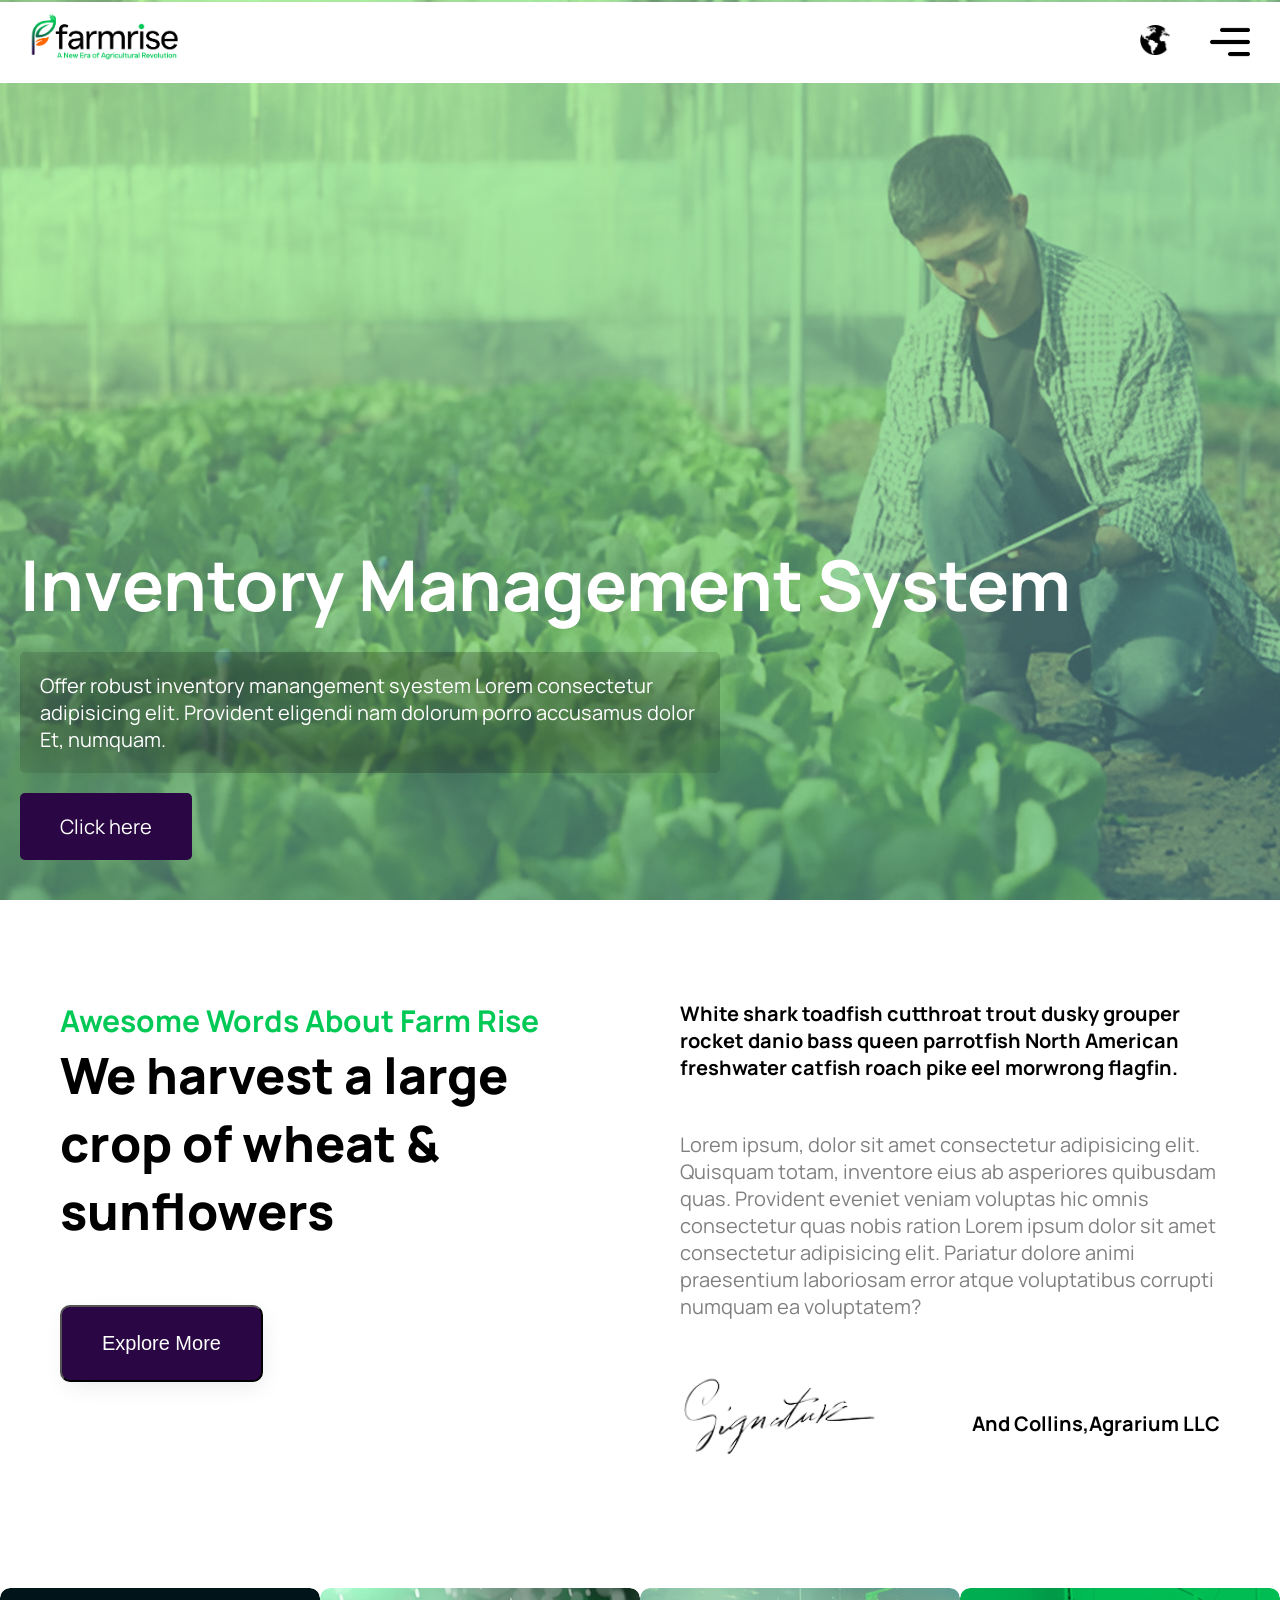
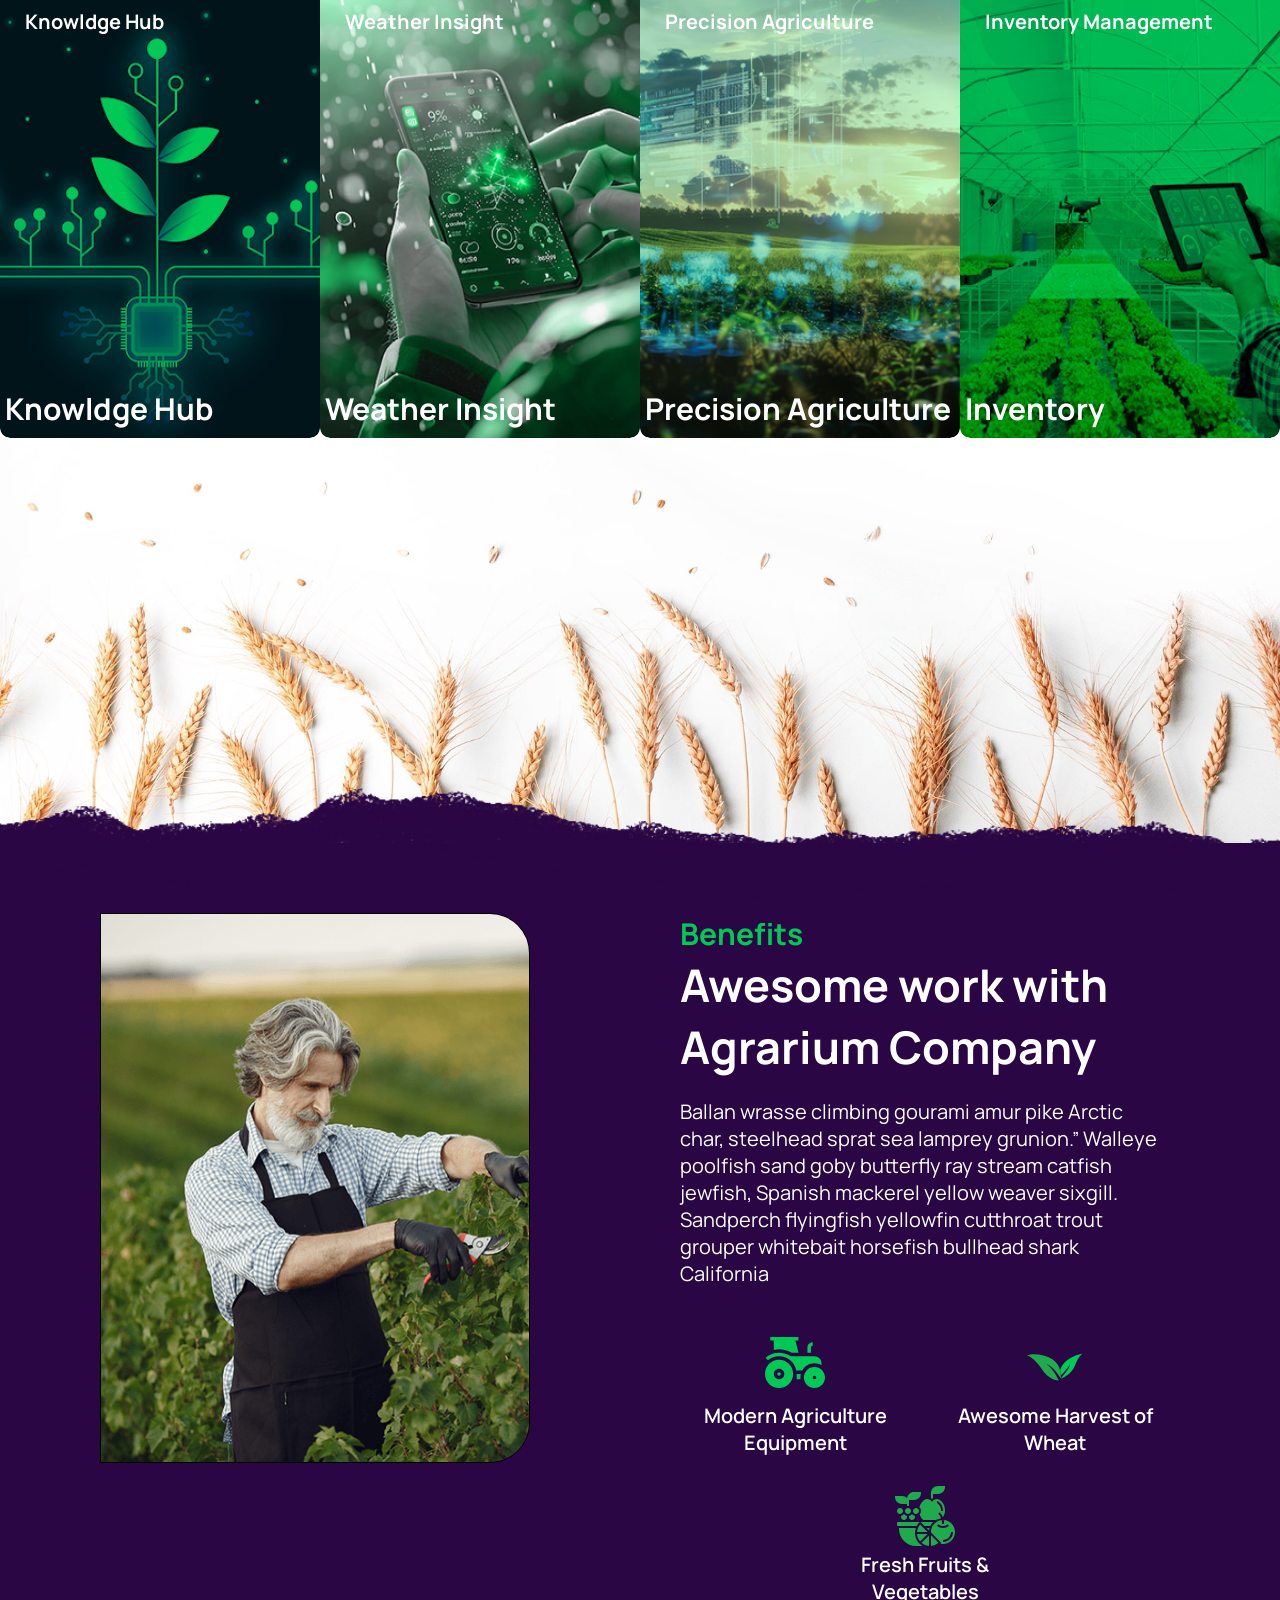
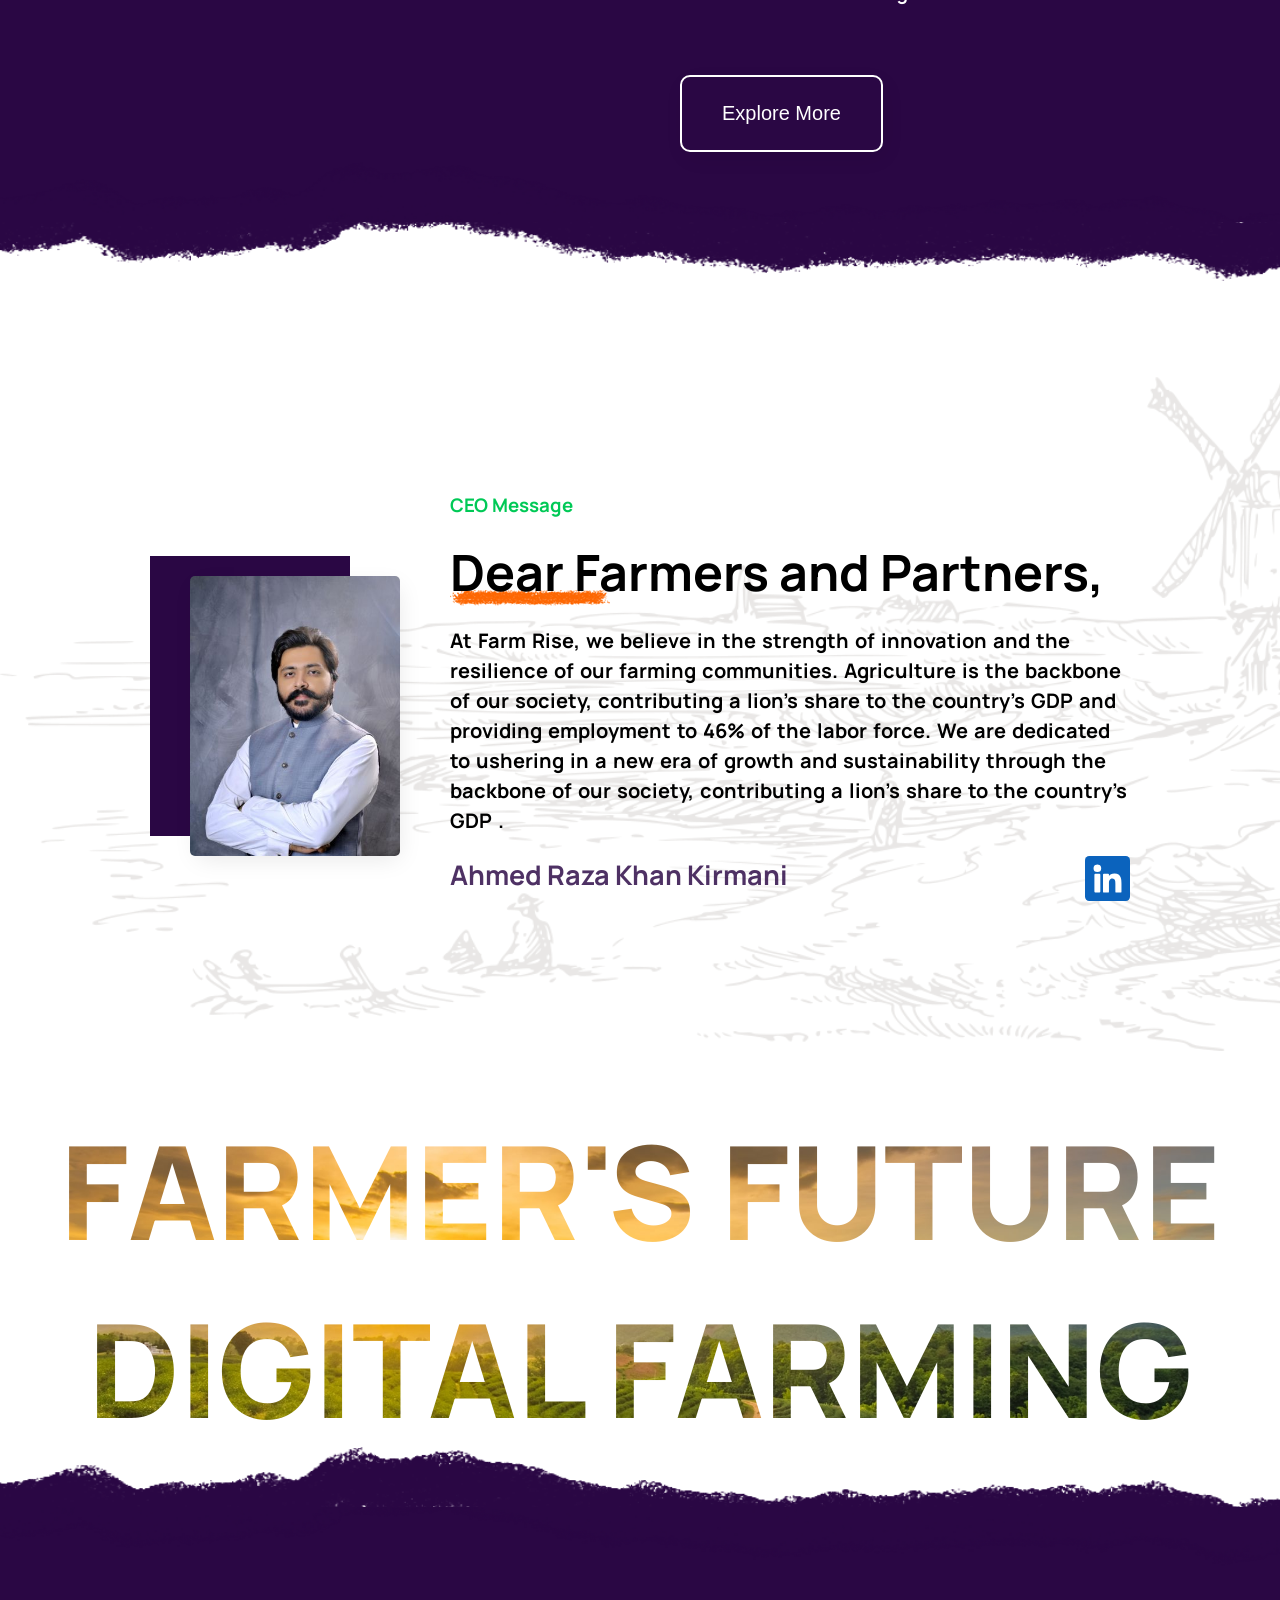
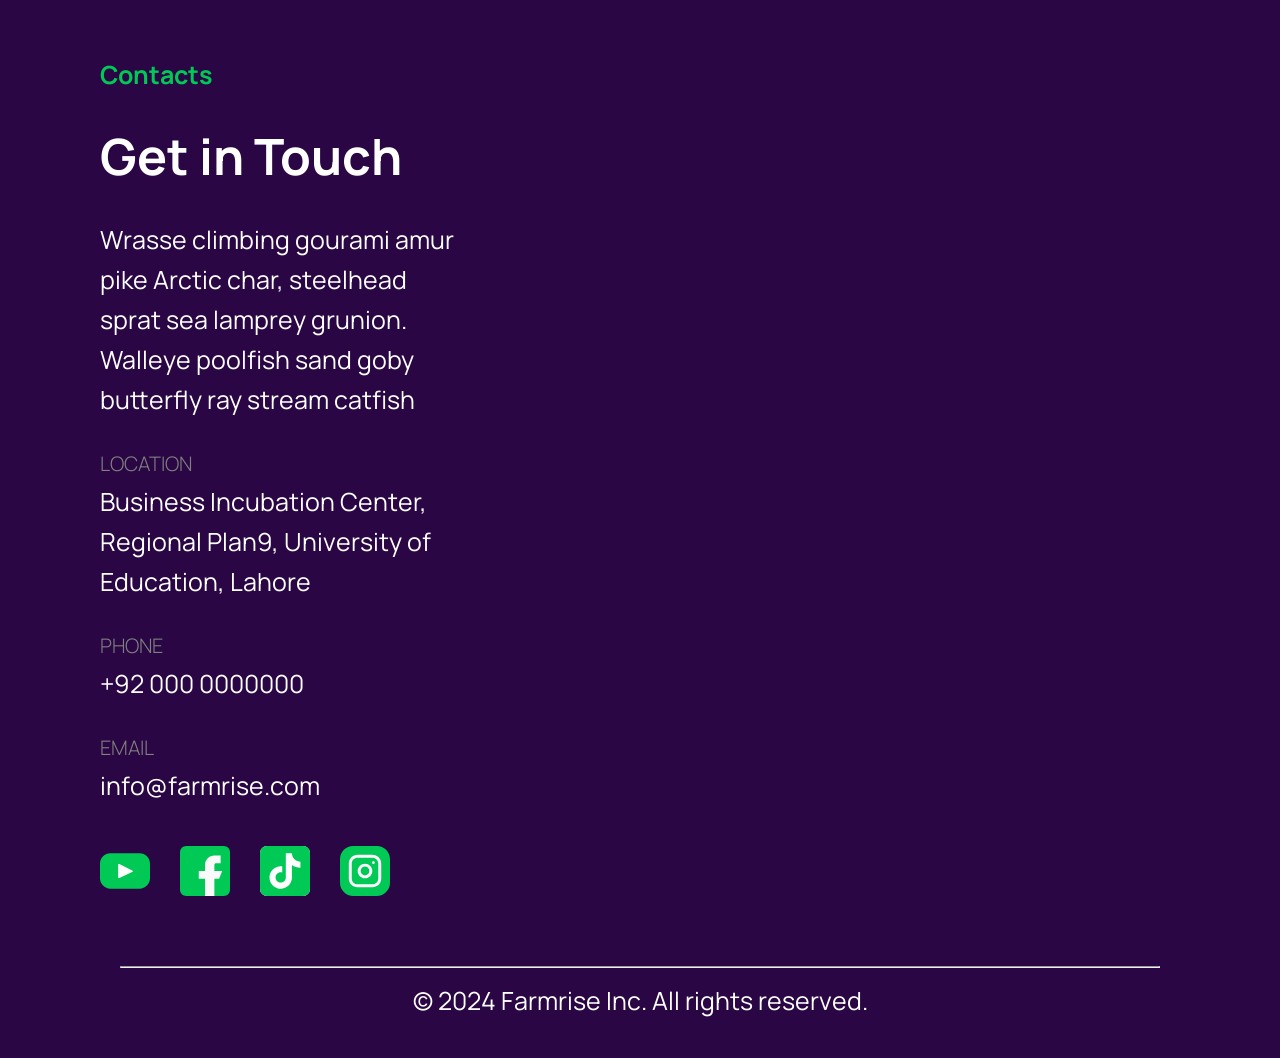
<file: index.html>
<!DOCTYPE html>
<html lang="en">

<head>
  <meta charset="UTF-8">
  <meta name="viewport" content="width=device-width, initial-scale=1.0">
  <title>Document</title>
  <link rel="stylesheet" href="./style/style.css">
</head>

<body>
  <!-- header-sec start  -->
  <nav class="parent">
    <div class="logo"><img class="image" src="./images/logo-farmrise-eng.D-4eeDdx.png" alt=""></div>
    <ul class="nav-list">
      <li><a href="index.html">Home</a></li>
      <li><a href="about.html">About</a></li>
      <li><a href="#second-container">Services</a> </li>
      <li class="drop"><a href="#">Knowledge Hub</a>
        <ul class="dropdown">
          <li>Blogs</li>
          <li>Talks</li>
          <li>FAQs</li>
        </ul>
      </li>
      <li><a href="#">Weather insight
        </a></li>
      <li class="drop"><a href="../farmrise/index.html#mission">Supply Chain</a>
        <ul class="dropdown">
          <li>Farmers</li>
          <li>Industries</li>
        </ul>
      </li>
    </ul>
    <div class="black-globe">
      <img src="./images/earth-globe-with-continents-maps.png" alt="">
    </div>
    <div>
      <button class="button">Join Us</button>
    </div>
    <div class="menu" >
      <img src="./images/menu.png" alt=""  id="menuIcon " onclick="
      document.getElementById('navMenu');
      document.getElementById('navMenu').style.display =  'block';">
      <ul class="mobile-nav-list" id="navMenu">
        <button  style="float: right;  padding: 10px 20px; border-radius: 13px; font-size: 20px;
        color: white; border: 2px solid; background-color: #2A0744; " onclick="
        document.getElementById('navMenu').style.display='none';"> Close </button>
        <li><a href="index.html">Home</a></li>
        <li><a href="about.html">About</a></li>
        <li><a href="#second-container">Services</a> </li>
        <li class="drop"><a href="#">Knowledge Hub</a>
          <ul class="dropdown2">
            <li>Blogs</li>
            <li>Talks</li>
            <li>FAQs</li>
          </ul>
        </li>
        <li><a href="#">Weather insight
          </a></li>
        <li class="drop"><a href="../farmrise/index.html#mission">Supply Chain</a>
          <ul class="dropdown2">
            <li>Farmers</li>
            <li>Industries</li>
          </ul>
        </li>
        <button class="button2">Join Us</button>
      </ul>
    </div>
  </nav>
  <section class="main-container">
    <div class="detail">
      <div class="content">
        <h1>Inventory Management System</h1>
        <p>Offer robust inventory manangement syestem Lorem consectetur adipisicing elit.
          Provident eligendi nam
          dolorum porro accusamus dolor Et, numquam.
        </p>
        <a href="">Click here</a>
      </div>
    </div>
  </section>
  <!-- header-sec end  -->

  <!-- sign-sec start -->
  <section class="sign-container ">
    <div class="LEFT">
      <h2>Awesome Words About Farm Rise</h2>
      <h1>We harvest a large</h1>
      <h1>crop of wheat &</h1>
      <h1>sunflowers</h1>
      <button class="Explore-more">Explore More</button>
    </div>
    <div class="RIGHT">
      <h3>White shark toadfish cutthroat trout dusky grouper rocket danio bass queen parrotfish North American
        freshwater catfish roach pike eel morwrong flagfin.</h3>
      <p>Lorem ipsum, dolor sit amet consectetur adipisicing elit. Quisquam totam, inventore eius ab asperiores
        quibusdam quas. Provident eveniet veniam voluptas hic omnis consectetur quas nobis ration Lorem ipsum dolor sit
        amet consectetur adipisicing elit. Pariatur dolore animi praesentium laboriosam error atque voluptatibus
        corrupti numquam ea voluptatem?
      </p>
      <div class="signature">
        <img src="./images/signature.png" alt="">
        <h4>And Collins,Agrarium LLC</h4>
      </div>
    </div>
  </section>
  <!-- sign-sec end -->

  <!-- product-con start -->
  <section class="product-con">
    <div class="card-con">
      <div class="product-card">
        <h3>Knowldge Hub</h3>
        <h1>Knowldge Hub</h1>
        <img src="./images/knowldge-hub.DvtDUt7T.png" alt="">
      </div>
      <div class="product-card">
        <h3>Weather Insight</h3>
        <h1>Weather Insight</h1>
        <img src="./images/weather-insight.DMYd3AXk.png" alt="">
      </div>
      <div class="product-card">
        <h3>Precision Agriculture</h3>
        <h1>Precision Agriculture</h1>
        <img src="./images/Precision-Agriculture1.ClNti1l4.png" alt="">
      </div>
      <div class="product-card">
        <h3>Inventory Management</h3>
        <h1>Inventory Management</h1>
        <img src="./images/inventory-management.DG9V_4Z7.png" alt="">
      </div>
    </div>
  </section>
  <!-- product-con end -->

  <!-- Benifit-sec start -->
  <section class="Benefit-con">
    <div class="Layer1"></div>
    <div class="Layer2"></div>
    <div class="outer">
      <div class="left">
        <img src="./images/Layer-562.png" alt="">
      </div>
      <div class="right">
        <h3>Benefits</h3>
        <h2>Awesome work with</h2>
        <h2>Agrarium Company</h2>
        <p>
          Ballan wrasse climbing gourami amur pike Arctic char, steelhead sprat sea lamprey grunion.” Walleye
          poolfish sand goby butterfly ray stream catfish jewfish, Spanish mackerel yellow weaver sixgill.
          Sandperch flyingfish yellowfin cutthroat trout grouper whitebait horsefish bullhead shark California
        </p>
        <div class="icon-con">
          <div>
            <img src="./svg/tractor.svg" alt="">
            <h4>Modern Agriculture
              Equipment</h4>
          </div>
          <div>
            <img src="./svg/leaf.svg" alt="">
            <h4>Awesome
              Harvest of Wheat</h4>
          </div>
          <div>
            <img src="./svg/fruit.svg" alt="">
            <h4>Fresh Fruits
              & Vegetables</h4>
          </div>
        </div>
        <div class="E-M">
          <button class="explore-more">Explore More</button>
        </div>
      </div>
    </div>
    <div class="Layer3"></div>
  </section>
  <!-- Benefit-sec end -->

  <!-- second-con start -->
  <section class="second-container" id="second-container">
    <div class="CEO-Message">
      <div class="left">
        <img src="./images/ceo.DsxNy_eb.jpg" alt="">
      </div>
      <div class="right">
        <h3>CEO Message</h3>
        <h1>Dear Farmers and Partners,</h1>
        <p> At Farm Rise, we believe in the strength of innovation and the resilience of our farming communities.
          Agriculture is the backbone of our society, contributing a lion's share to the country's GDP and providing
          employment to 46% of the labor force. We are dedicated to ushering in a new era of growth and sustainability
          through the backbone of our society, contributing a lion's share to the country's GDP .
        </p>
        <div class="linkdin">
          <h2>Ahmed Raza Khan Kirmani</h2> <img src="./svg/linkdin.svg" alt="">
        </div>
      </div>
    </div>
  </section>
  <!-- second-con end -->

  <!-- sponsers-sec start -->
  <section class="text-container">
    <h1>farmer's future digital farming</h1>
    <h2>Partners</h2>
    <div class="img-section">
      <div class="sponser">
        <img class="img1" src="./images/govt-logo.B0Dzz1gE.png" alt="">
      </div>
      <div class="sponser">
        <img class="img2" src="./images/skywaves-logo.BfZQEJbR.png" alt="">
      </div>
      <div class="sponser">
        <img class="img3" src="./images/regional-logo.DTDNC31_.png" alt="">
      </div>
      <div class="sponser">
        <img class="img4" src="./images/agriculture-logo.CMesnpsx.png" alt="">
      </div>
      <div class="sponser">
        <img class="img5" src="./images/PITB-logo.DjyTMQdl.png" alt="">
      </div>
    </div>
  </section>
  <!-- sponsers-sec end --->

  <!-- footer-sec start -->
  <section class="footer">
    <div class="Layer3"></div>
    <div class="footer-details">
      <div class="Get-sec">
        <h3>Contacts</h3>
        <h1>Get in Touch</h1>
        <p>Wrasse climbing gourami amur pike Arctic char, steelhead sprat sea lamprey grunion. Walleye poolfish sand
          goby butterfly ray stream catfish</p>
        <h4>LOCATION</h4>
        <p>Business Incubation Center, Regional Plan9, University of Education, Lahore</p>
        <h4>PHONE</h4>
        <p>+92 000 0000000</p>
        <h4>EMAIL</h4>
        <p>info@farmrise.com</p>
        <div class="App-icon">
          <img src="./svg/youtube.svg" alt=""><img src="./svg/facebook.svg" alt=""><img src="./svg/tiktok.svg"
            alt=""><img src="./svg/instagram.svg" alt="">
        </div>
      </div>
      <div class="Map-sec">
        <iframe
          src="https://www.google.com/maps/embed?pb=!1m18!1m12!1m3!1d27354.009811226966!2d73.94881815362446!3d31.69808998887441!2m3!1f0!2f0!3f0!3m2!1i1024!2i768!4f13.1!3m3!1m2!1s0x3918c35264a01475%3A0xda9483538fb9b263!2sDomino&#39;s%20Pizza!5e0!3m2!1sen!2s!4v1725864657479!5m2!1sen!2s"
          width="100%" height="650" style="border:0; border-radius: 10px;" allowfullscreen="" loading="lazy"
          referrerpolicy="no-referrer-when-downgrade"></iframe>
      </div>
    </div>
    <div class="copyright">
      <hr>
      <p>© 2024 Farmrise Inc. All rights reserved.</p>
    </div>
  </section>
  <!-- footer-sec end -->
</body>

</html>
</file>
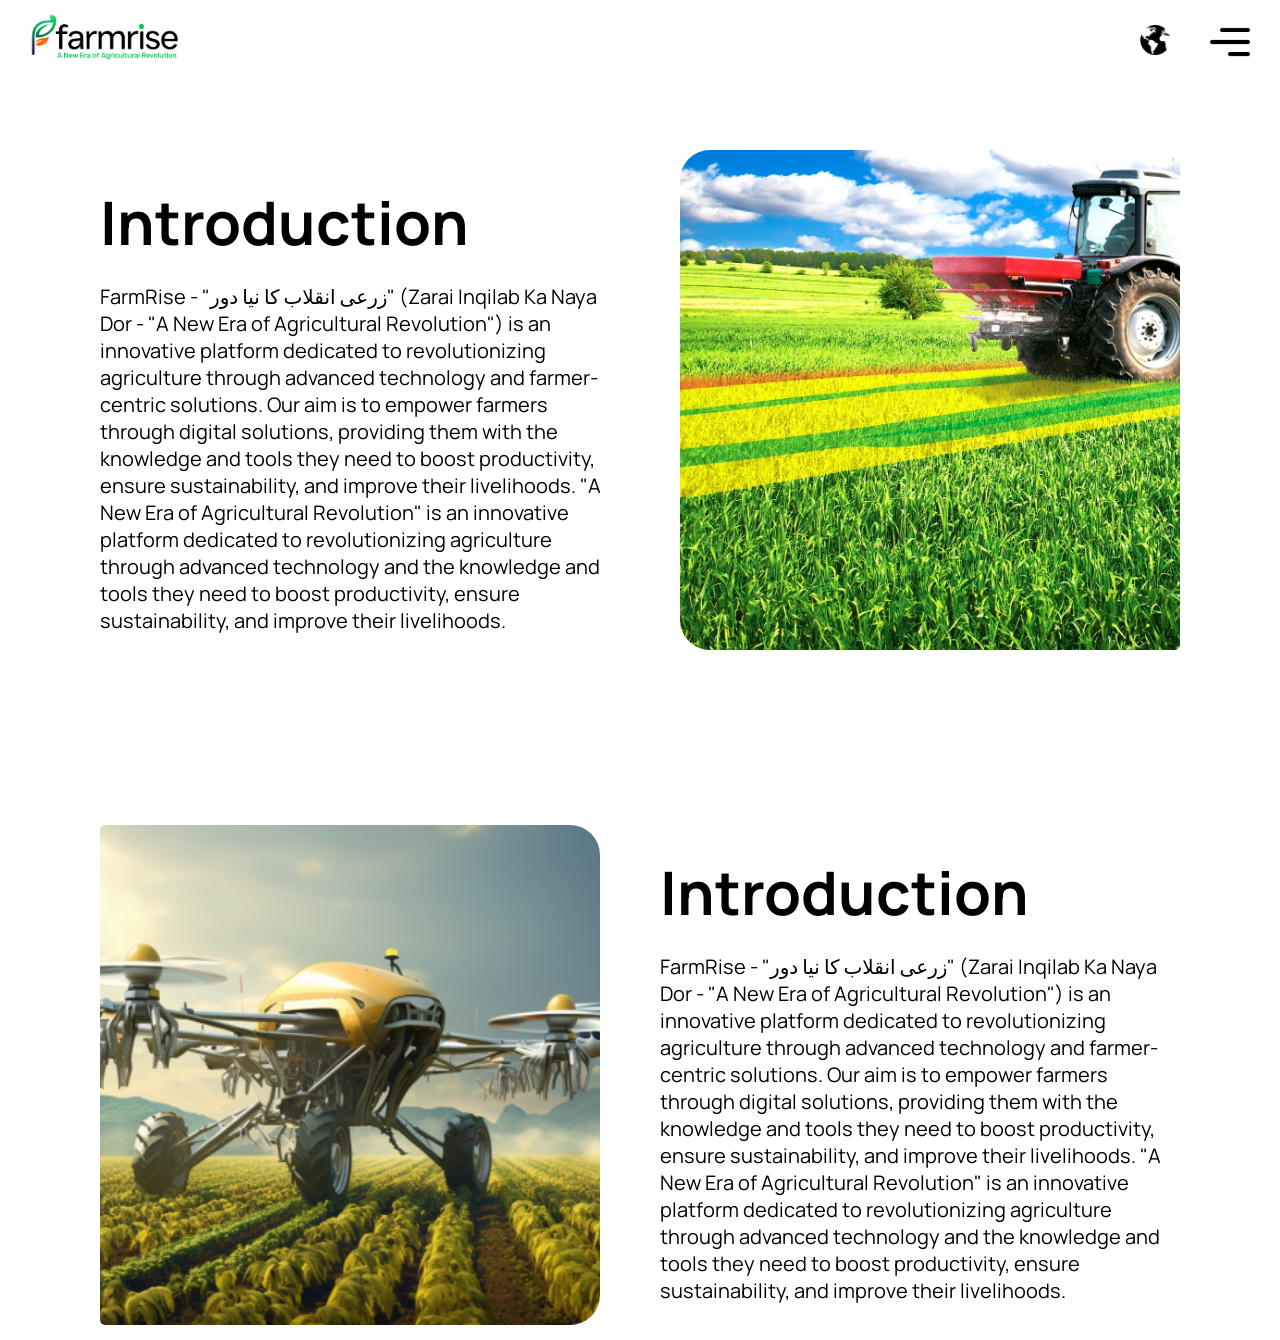
<file: about.html>
<!DOCTYPE html>
<html lang="en">

<head>
    <meta charset="UTF-8">
    <meta name="viewport" content="width=device-width, initial-scale=1.0">
    <title>Document</title>
    <link rel="stylesheet" href="./style/style.css">
</head>

<body>
    <nav class="parent">
        <div class="logo"><img class="image" src="./images/logo-farmrise-eng.D-4eeDdx.png" alt=""></div>
        <ul class="nav-list">
            <li><a href="index.html">Home</a></li>
            <li><a href="about.html">About</a></li>
            <li><a href="#second-container">Services</a></li>

            <li class="drop"><a href="#">Knowledge Hub</a>
                <ul class="dropdown">
                    <li>Blogs</li>
                    <li>Talks</li>
                    <li>FAQs</li>
                </ul>
            </li>
            <li><a href="#">Weather insight
                </a></li>
            <li class="drop"><a href="../farmrise/index.html#mission">Supply Chain</a>
                <ul class="dropdown">
                    <li>Farmers</li>
                    <li>Industries</li>
                </ul>
            </li>
        </ul>
        <div class="black-globe">
            <img src="./images/earth-globe-with-continents-maps.png" alt="">
        </div>
        <div>
            <button class="button">JOIN US</button>
        </div>
        <div class="menu">
            <img src="./images/menu.png" alt="">
        </div>
    </nav>
    <section class="About">
        <div class="left">
            <h1>Introduction</h1>
            <p>FarmRise - "زرعی انقلاب کا نیا دور" (Zarai Inqilab Ka Naya Dor - "A New Era of Agricultural Revolution")
                is an innovative platform dedicated to revolutionizing agriculture through advanced technology and
                farmer-centric solutions. Our aim is to empower farmers through digital solutions, providing them with
                the knowledge and tools they need to boost productivity, ensure sustainability, and improve their
                livelihoods.
                "A New Era of Agricultural Revolution"
                is an innovative platform dedicated to revolutionizing agriculture through advanced technology and
                the knowledge and tools they need to boost productivity, ensure sustainability, and improve their
                livelihoods.
            </p>
        </div>
        <div class="right">
            <img src="./images/image1.jpg" alt="">
        </div>
    </section>
    <section class="mission">
        <div class="right">
            <img src="./images/image2.png" alt="">
        </div>
        <div class="left">
            <h1>Introduction</h1>
            <p>FarmRise - "زرعی انقلاب کا نیا دور" (Zarai Inqilab Ka Naya Dor - "A New Era of Agricultural Revolution")
                is an innovative platform dedicated to revolutionizing agriculture through advanced technology and
                farmer-centric solutions. Our aim is to empower farmers through digital solutions, providing them with
                the knowledge and tools they need to boost productivity, ensure sustainability, and improve their
                livelihoods.
                "A New Era of Agricultural Revolution"
                is an innovative platform dedicated to revolutionizing agriculture through advanced technology and
                the knowledge and tools they need to boost productivity, ensure sustainability, and improve their
                livelihoods.
            </p>
        </div>
    </section>

</body>

</html>
</file>
<file: style/style.css>
@import url('https://fonts.googleapis.com/css2?family=Manrope:wght@200..800&display=swap');

* {
  padding: 0;
  margin: 0;
  box-sizing: border-box;
}
html,
body {
  width: 100%;
  height: 100%;
  font-family: "Manrope", system-ui;
}
/* header-sec start */
.main-container {
  width: 100%;
  height: 100vh;
  background-image: linear-gradient(to right bottom, rgba(149, 250, 136, 0.488), rgba(61, 152, 122, 0.541)), url(../images/inventory-management-main.Co-HoPSe.png);
  background-repeat: no-repeat;
  background-position: center;
  background-size: cover;
  object-fit: cover;
  position: relative;
}
.parent {
  width: 100%;
  display: flex;
  background-color: white;
  padding: 10px 30px;
  justify-content: space-around;
  align-items: center;
  gap: 20px;
  position: fixed;
  top: 2px;
  align-self: center;
  border-radius: 0px;
  border-color: transparent;
  z-index: 27657657;
}
.menu img {
  width: 40px;
}
.nav-list {
  display: none;
  gap: 20px;
  font-size: 23px;
  list-style-type: none;
}
li a {
  text-wrap: nowrap;
  text-decoration: none;
  color: #2A0744;
  cursor: pointer;
}
li a:hover {
  color: #FD6601;
}
.image {
  width: 150px;
}
.menu {
  display:flex;
}
.button {
  padding: 13px 10px;
  border-radius: 13px;
  display: none;
  text-wrap: nowrap;
  font-size: 20px;
  color: white;
  margin-left: 30px;
  cursor: pointer;
  border: 2px solid;
  background-color: #2A0744;
  box-shadow: 3px 7px 23px -5px rgba(0, 0, 0, 0.1);
}
.black-globe img {
  width: 30px;
  margin-left: 30px;
}
.logo {
  flex-grow: 1;
}
.detail {
  height: 100vh;
  width: 100%;
}
.content {
  display: flex;
  padding: 20px;
  gap: 20px;
  flex-direction: column;
  position: absolute;
  bottom: 20px;
}
.content h1 {
  font-size: 35px;
  color: white;
}
.content p {
  max-width: 700px;
  border-radius: 5px;
  padding: 20px;
  color: white;
  box-shadow: 3px 7px 23px -5px rgba(0, 0, 0, 0.1);
  background-image: radial-gradient(rgba(0, 0, 0, 0.204), rgba(0, 0, 0, 0.322),rgba(0, 0, 0, 0.125));
}
.content a {
  max-width: max-content;
  text-decoration: none;
  font-size: 20px;
  padding: 20px 40px;
  color: white;
  border-radius: 5px;
  background-color: #2A0744;
}
.dropdown2 , .dropdown {
  background-color: white;
  list-style: none;
  padding: 0;
  border-radius: 5px;
  cursor: pointer;
  display: none;
  box-shadow: 3px 7px 23px -5px rgba(0, 0, 0, 0.1);
}
.dropdown {
  position: absolute;
}
.drop:hover ul {
  display: block;
}
.dropdown li , .dropdown2 li {
  padding: 15px 60px;
  border-radius: 5px;
}
.dropdown li:hover , .dropdown2 li:hover {
  background-color: #2A0744;
  color: white;
}
.mobile-nav-list {
  display: none;
  background-color: white;
  position: absolute;
  left: 0%;
  list-style-type: none;
  padding: 25px 20px;
  border-radius: 10px;
  margin-top: 38px;
  width: 100%;
}
.mobile-nav-list li {
  padding: 10px 20px;
}
.menu .button2 {
  display: inline-block;
  padding: 10px 20px;
  border-radius: 13px;
  font-size: 20px;
  color: white;
  margin-left: 40px;
  border: 2px solid;
  background-color: #2A0744;
}
/* header-sec end */





/* sign-sec start */
.sign-container {
  display: flex;
  flex-direction: column;
  padding: 80px 20px;

}
.sign-container .LEFT , .sign-container .RIGHT{
  width: 100%;
  padding: 20px 40px;
}
.sign-container .LEFT  {
  order: -1;
}
.sign-container .LEFT h2 {
  color: #00C956;
  text-wrap: nowrap;
  width: auto;
}
.sign-container .LEFT h1 {
  font-weight: 800;
  font-size: 25px;
  text-wrap: nowrap;
}
.Explore-more , .explore-more {
  padding: 20px 30px;
  border-radius: 10px;
  color: white;
  font-size: 15px;
  margin-top: 20px;
  cursor: pointer;
  box-shadow: 3px 7px 23px -5px rgba(0, 0, 0, 0.1);
}
.Explore-more {
  background-color: #2A0744;
}
.sign-container .RIGHT {
  display: flex;
  flex-direction: column;
  gap: 50px;
}
.sign-container .RIGHT p {
  color: gray;
}
.sign-container .RIGHT img {
  width: 100px;
}
.sign-container .RIGHT h4 {
  margin-top: 40px;
  font-size: 15px;
}
.sign-container .RIGHT .signature{
  display: flex;
  justify-content: space-between;
}
/* sign-sec end */





/* product-con start */
.card-con {
  width: 100%;
  display: flex;
  justify-content: space-evenly;
  flex-wrap: wrap;
  
}
.card-con .product-card , .product-card img {
  width: 320px;
  height: 450px;
  border-radius: 10px;
}
.card-con .product-card {
  margin-top: 30px;
  overflow: hidden;
}
.product-card img:hover {
  transform: scale(1.1);
  transition: ease 0.8s;
}
.product-card h1 {
  position: absolute;
  z-index: 2;
  margin-left: 5px;
  margin-top: 400px;
  color: white;
  font-size: 30px;
}
.product-card h3 {
  position: absolute;
  z-index: 2;
  margin-left: 25px;
  margin-top: 20px;
  color: white;
  font-size: 20px;
}
/* product-con end */





/* Benifit-sec start */
.Layer1 , .Layer2 , .Layer3 {
  background-repeat: no-repeat;
  background-position: center;
  background-size: cover;
  object-fit: cover;
  
}
.Layer1 {
  width: 100%;
  height: 500px;
  background-image: url(../images/Layer-648.jpg);
}
.Layer2 , .Layer3 {
  height: 120px;
  z-index: 3;
}
.Layer2{
  transform: translateY(-150px);
  background-image: url(../images/Layer-3.png);
}
.Layer3{
  transform: translateY(-60px);
  background-image: url(../images/Layer-3.png);
}
.outer {
  width: 100%;
  display: flex;
  padding: 50px 40px;
  flex-direction: column;
  gap: 50px;
  margin-top: -215px;
  background-color: #2A0744;
  z-index: 1;
  justify-content: space-evenly;
}
.outer .left {
  order: -1;
  padding: 20px 0px;
}
.outer .left img {
  border-radius: 10px;
  border: 1px solid;
  width: 250px;
}
.outer .right {
  padding: 20px 10px;
}
.outer .right h3 {
  color: #00C956;
  font-size: 20px;
}
.outer .right h2 {
  color: white; 
  text-wrap: nowrap;
}
.outer .right>p {
  color: white;
  margin-top: 20px;
}
.outer .right .icon-con {
  display: flex;
  width: 100%;
  justify-content: space-around;
  padding-top: 50px;
  gap: 30px;
  flex-wrap:wrap;
}
.right .icon-con div {
  text-align: center;
  width: 200px;
}
.icon-con h4 {
  font-weight: 600;
  font-size: 20px;
  color: white;
}
.icon-con img {
  width: 30px;
  margin: 0 auto;
}
.E-M {
  width: 100%;
  display: flex;
  margin-top: 10px;
}
.explore-more {
  background-color: transparent;
  border: 2px solid white;
}
/* Benifit-sec end */





/* second-con start */
.second-container .CEO-Message {
  display: flex;
  align-items: center;
  flex-direction: column;
  gap: 50px 100px;
  padding: 100px 40px;
  display: flex;
  background-image: url(../images/Shape-19.BmbSmU_G.png);
  background-repeat: no-repeat;
  background-size: cover;
}
.CEO-Message .left {
  width: 200px;
  height: 280px;
  background-color: #2A0744;
}
.CEO-Message .left img {
  width: 210px;
  max-width: 550px;
  height: 280px;
  border-radius: 5px;
  object-fit: cover;
  object-position: center;
  order: -1;
  margin-top: 20px;
  margin-left: 40px;
  box-shadow: 3px 7px 23px -5px rgba(0, 0, 0, 0.1);
}
.CEO-Message .right {
  display: flex;
  flex-direction: column;
  gap: 20px;
}
.CEO-Message .right  .linkdin{
  display: flex;
  justify-content: space-between;
  flex-direction: row;
  gap: 50px;
  font-size: 13px;
  color: #2a0744d4;
}
.CEO-Message .right h1 {
  font-size: 30px;
  background-image: url(../images/heading-underline.BQcFe_zT.png);
  background-repeat: no-repeat;
  background-position: bottom left;
}
.CEO-Message .right h3 {
  color: #00C956;
}
.CEO-Message .right p {
  font-size: 15px;
  font-weight: 600;
  line-height: 25px;
  word-spacing: 2px;
}
/* second-con end */





/* sponsers-sec start */
.text-container {
  padding: 50px;
  display: flex;
  flex-direction: column;
  gap: 60px;
  text-align: center;
}
.text-container h1 {
  text-transform: uppercase;
  font-size: 70px;
  font-weight: 800;
  text-align: center;
  color: transparent;
  background-image: url(../images/Layer-593.Vj3ZPwtX.jpg);
  background-size: cover;
  -webkit-background-clip: text;
}
.text-container h2 {
  font-size: 60px;
  color: #00C956;
  font-weight: 600; display: none;
}
.img-section {
  width: 100%;
  display: flex;
  flex-direction: column;
  padding: 0px 70px;
  display: none;
}
.img-section .sponser {
  width: 300px;
  height: 200px;
  padding: 20px;
}
.sponser .img1 {
  width: 115px;
}
.sponser .img2 {
  width: 250px;
  margin-top: 25px;
}
.sponser .img3 {
  width: 125px;
  margin-top: 10px;
}
.sponser .img4 {
  width: 130px;
}
.sponser .img5 {
  width: 145px;
}
/* sponsers-sec end */





/* footer-sec start */
.footer{
  width: 100%;
  background-color: #2A0744;
}
.footer .footer-details{
  display: flex;
  justify-content: space-between;
  padding: 30px 50px;
  flex-direction: column;
  gap: 15px;
}
.Get-sec {
  width: 100%;
}
.Map-sec{
  width: 100%;
}
.footer-details .Get-sec h3{
  color: #00C956;
  font-size: 25px;
}
.footer-details .Get-sec h1{
  color: white;
  font-size: 50px;
  margin-top: 30px;
}
.footer-details .Get-sec p{
  color: white;
  font-size: 25px;
  margin-top: 30px;
  line-height: 40px;
}
.footer-details .Get-sec :nth-child(5), 
.footer-details .Get-sec :nth-child(7) , 
.footer-details .Get-sec :nth-child(9){
  margin-top: 5px;
}
.footer-details .Get-sec h4{
  color: #808080;
  margin-top: 30px;
  font-size: 20px;
  font-weight: 300;
}
.footer-details .Get-sec .App-icon{
  margin-top: 40px;
  display: flex;
  flex-direction: row;
  gap: 30px;
}
.footer-details .Get-sec .App-icon img{
  width: 50px;
  cursor: pointer;
}
.footer-details .Get-sec .App-icon  :hover{
  transform: scale(1.1);
  transition: ease 0.3s;
}
.footer-details .Get-sec .App-icon :nth-child(3){
  border-radius: 7px;
}
.footer .copyright {
  width: 100%;
  padding: 40px 120px;
  text-align: center;
}
.footer .copyright  hr{
  width: 100%;
  height: 1px;
  background-color: white;
} 
.footer .copyright p{
  color: white;
  font-size: 25px;
  margin-top: 15px;
}
/* footer-sec end */





/* About-sec start */
.About , .mission {
  display: flex;
  align-items: center;
  flex-direction: column;
  gap: 50px 60px;
}
.About{
  padding: 120px 60px;
}
.mission{
  padding: 10px 60px;

}
.About img , .mission img {
  width: 400px;
  height: 400px;
  border-radius: 20px;
  object-fit: cover;
  object-position: center;
}
.About .left , .mission .left {
  display: flex;
  flex-direction: column;
  gap: 20px;
}
.About .left {
  order: 1;
}
.About .left p , .mission .left p {
  font-size: 20px;
}
.About .left h1 , .mission .left h1 {
  font-size: 40px;
}
/* About-sec end */





/* media Query start */
@media screen and (min-width: 900px) {
  nav {
    gap: 50px;
  }
  .second-container .CEO-Message {
    flex-direction: row;
    padding: 150px 150px;
  }
  .CEO-Message.left img {
    order: unset;
  }
  .CEO-Message .right h1 {
    font-size: 40px;
  }
  .img-section .sponser {
    display: block;
  }
  .About , .mission {
    flex-direction: row;
    padding: 150px 100px;
  }
  .mission {
    flex-direction: row;
    padding: 10px 100px;
  }
  .About img , .mission img{
  width: 450px;
  height: 450px;
  }
  .mission img{
      border-radius: 5px 30px 30px 5px;
    }
  .About img {
        border-radius: 30px 5px 5px 30px;
     } 
  .About .left {
    order: unset;
  }
  .About , .left h1 , .mission .left h1 {
    font-size: 50px;
  }
  .sign-container .LEFT h1 {
    font-weight: 800;
    font-size: 30px;
  }
  .sign-container {
    flex-direction: row;
  }
  .sign-container .LEFT {
    order: unset;
  }
  .outer {
    flex-direction: row;
    padding: 50px 100px;
    gap: 0px 140px;
  }
  .outer .left {
    order: unset;
  }
  .outer .right h3 {
    font-size: 30px;
  }
  .outer .right>p {
    font-size: 20px;
  }
  .Benefit-con .outer .right h2 {
    font-size: 45px;
  }
  .outer .right .icon-con {
    flex-direction: row;
  }
  .icon-con img {
    width: 60px;
  }
  .second-container .CEO-Message .right p {
    font-size: 20px;
    font-weight: 700;
    line-height: 30px;
  }
  .CEO-Message .right  .linkdin{
    font-size: 18px;
  }
  .CEO-Message .right  .linkdin img {
    width: 45px;
  }
}
@media screen and (min-width: 1000px) {
  .content h1 {
    font-size: 60px;
  }
  .content p {
    font-size: 15px;
  }
  .About .left h1 , .mission .left h1 {
    font-size: 60px;
  }
  .sign-container .LEFT h2 {
    font-size: 20px;
  }
  .sign-container .LEFT h1 {
    font-size: 40px;
  }
  .sign-container .RIGHT img {
    width: 150px;
  }
  .Explore-more , .explore-more {
    padding: 20px 35px;
    font-size: 20px;
    margin-top: 30px;
  }
.outer .left img {
    width: 430px;
    height: 550px;
    border-radius: 0px 40px 40px 0px;
  }
  .outer .right h2 {
    font-size: 30px;
  }
  .About img , .mission img{
  width: 470px;
  height: 470px;
  }
  .footer .footer-details{
    flex-direction: row;
  }
  .footer-details .Get-sec p{
    width: 70%;
  }
  .footer .footer-details{
    padding: 30px 100px;
  }
}

@media screen and (min-width: 1200px) {
  .main-container {
    justify-content: center;
  }
  .content h1 {
    font-size: 70px;
  }
  .content p {
    font-size: 20px;
  }
  .second-container .CEO-Message .right h1 {
    font-size: 50px;
  }
  .img-section {
    padding: 0px 30px;
    gap: 100px;
    flex-direction: row;
  }
  .text-container h1 {
    font-size: 130px;
    font-weight: 900;
  }
  .About.left h1 , .mission.left h1 {
    font-size: 65px;
  }
  .sign-container .LEFT h2 {
    font-size: 30px;
  }
  .sign-container .LEFT h1 {
    font-size: 50px;
  }
  .sign-container .RIGHT h3 {
    font-size: 20px;
  }
  .sign-container .RIGHT p {
    font-size: 20px;
  }
  .sign-container .RIGHT img {
    width: 200px;
  }
  .sign-container .RIGHT h4 {
    font-size: 20px;
  }
  .Explore-more , .explore-more {
    padding: 25px 40px;
    font-size: 20px;
    margin-top: 60px;
  }
  .outer .right h2 {
    font-size: 40px;
  }
  .About img , .mission img{
  width: 500px;
  height: 500px;
  }
}
@media screen and (min-width: 1400px) {
  .nav-list {
    display: flex;
  }
  .menu {
    display: none;
  }
  .nav-list {
    display: flex;
  }
  .button {
    display: flex;
  }
  .parent {
    max-width: 93%;
    border: 2px solid;
    border-radius: 15px;
    border-color: #00C956;
    margin: 10px 50px;
  }
  .img-section {
    display: flex;
  }
  .Get-sec{
    width: 60%;
  }
  .Map-sec{
    width: 40%;
  }
  .text-container h2 {
   display: flex;
   justify-content: center;
  }
}
/* media Query end */
</file>
